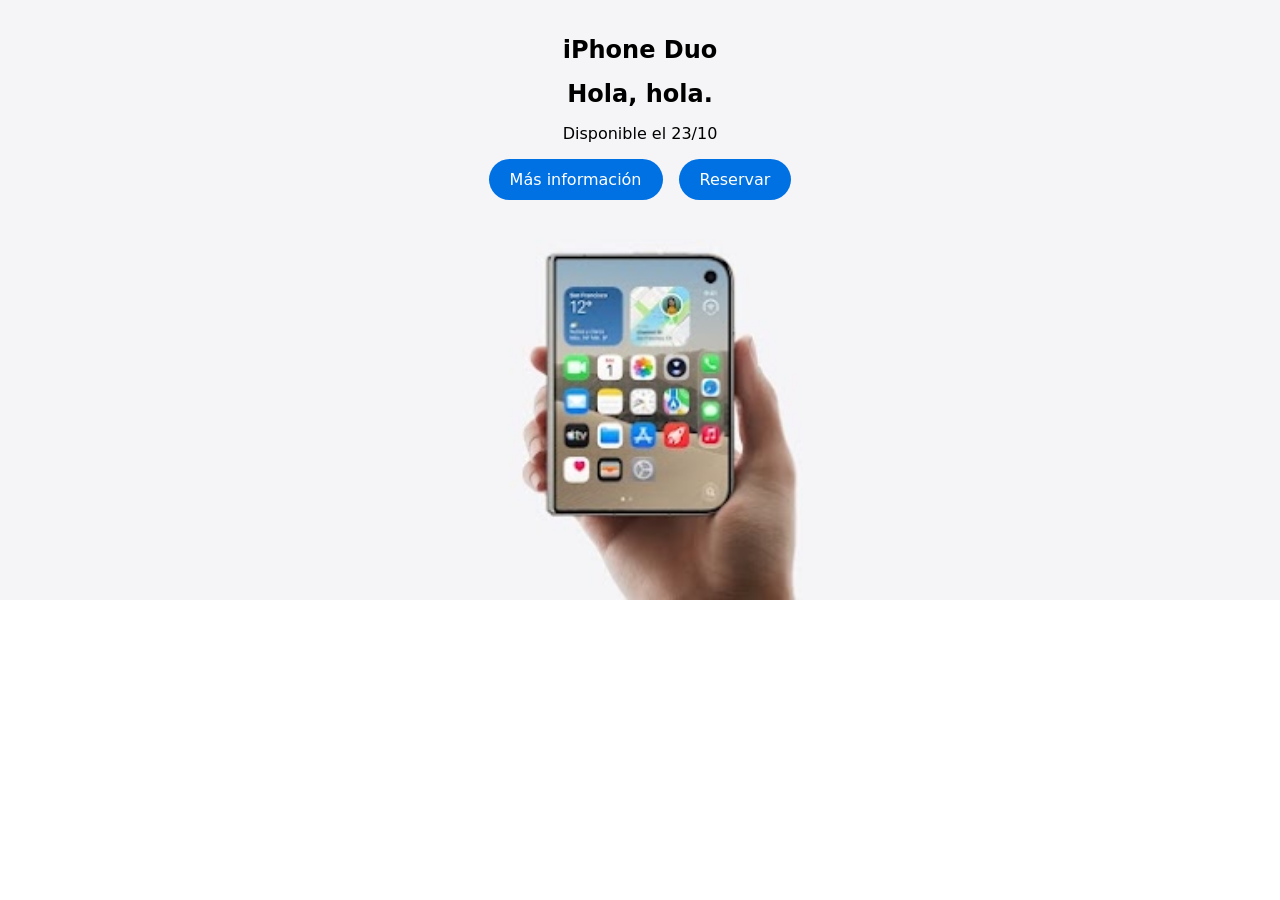
<file: Clase 06/index.html>
<!DOCTYPE html>
<html lang="es">
<head>
    <meta charset="UTF-8">
    <meta name="viewport" content="width=device-width, initial-scale=1.0">
    <title>Clase 06</title>
    <link rel="stylesheet" href="css/index.css">
</head>
<body>
    <section>
        <div class="block">
            <h1>iPhone Duo</h1>
            <h2>Hola, hola.</h2>
            <span>Disponible el 23/10</span>
            <div class="buttons">
                <a href="#">Más información</a>
                <a href="#">Reservar</a>
            </div>
        </div>
    </section>
</body>
</html>
</file>
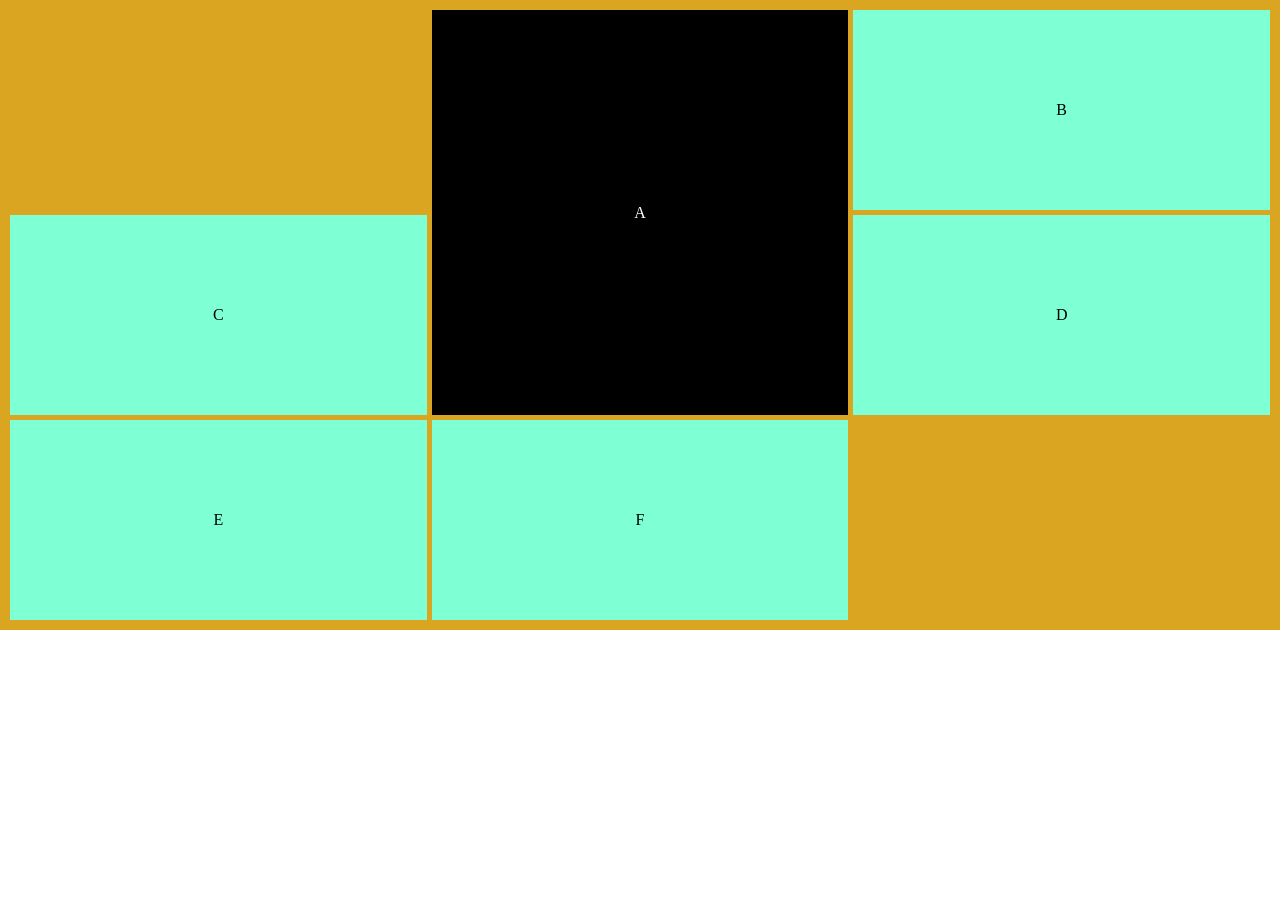
<file: Clase 13/index.html>
<!DOCTYPE html>
<html lang="es">
<head>
    <meta charset="UTF-8">
    <meta name="viewport" content="width=device-width, initial-scale=1.0">
    <title>Clase 13</title>
    <link rel="stylesheet" href="css/index.css">
</head>
<body>
    <section class="grid">
        <div class="grid__elem jaimito">A</div>
        <div class="grid__elem">B</div>
        <div class="grid__elem">C</div>
        <div class="grid__elem">D</div>
        <div class="grid__elem">E</div>
        <div class="grid__elem">F</div>
    </section>
</body>
</html>
</file>
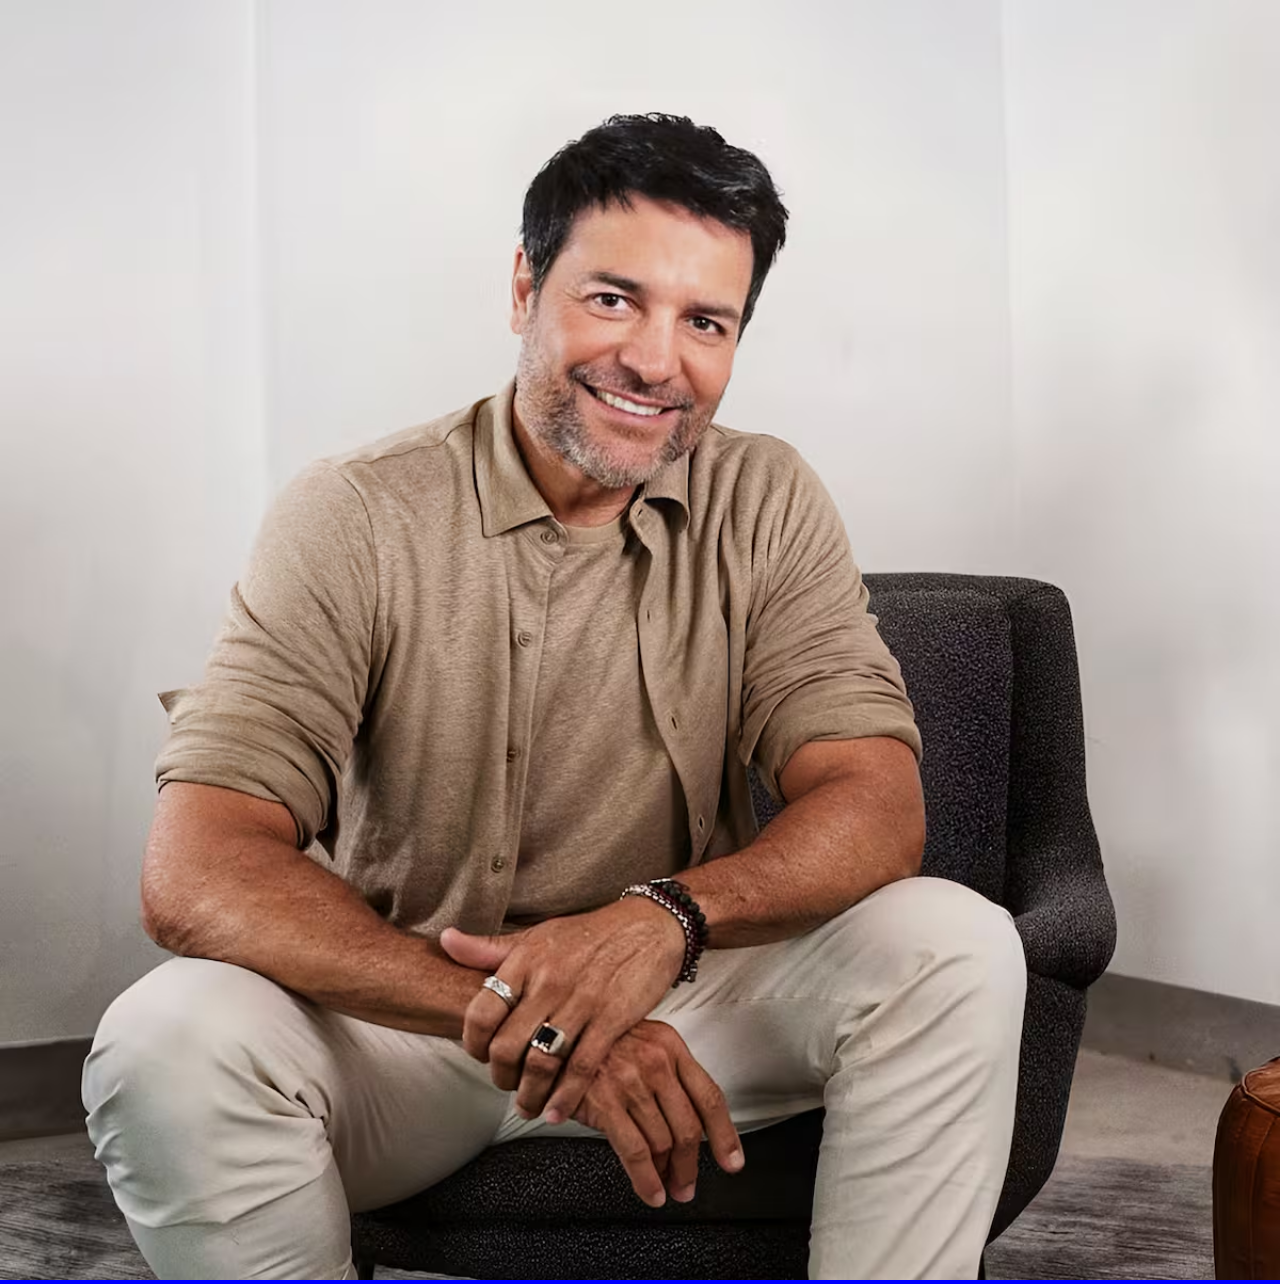
<file: Clase 17/index.html>
<!DOCTYPE html>
<html lang="es">

<head>
    <meta charset="UTF-8">
    <meta name="viewport" content="width=device-width, initial-scale=1.0">
    <title>Clase 17</title>
    <link rel="stylesheet" href="css/index.css">
</head>

<body>
    <section>
        <div>
            <picture>
                <source srcset="media/Chayanne-03.avif" media="(min-width: 1024px)">
                <source srcset="media/Chayanne-02.jpg"  media="(min-width: 600px)">
                <img src="media/Chayanne-01.jpg" alt="">
            </picture>
        </div>  
    </section>
</body>

</html>
</file>
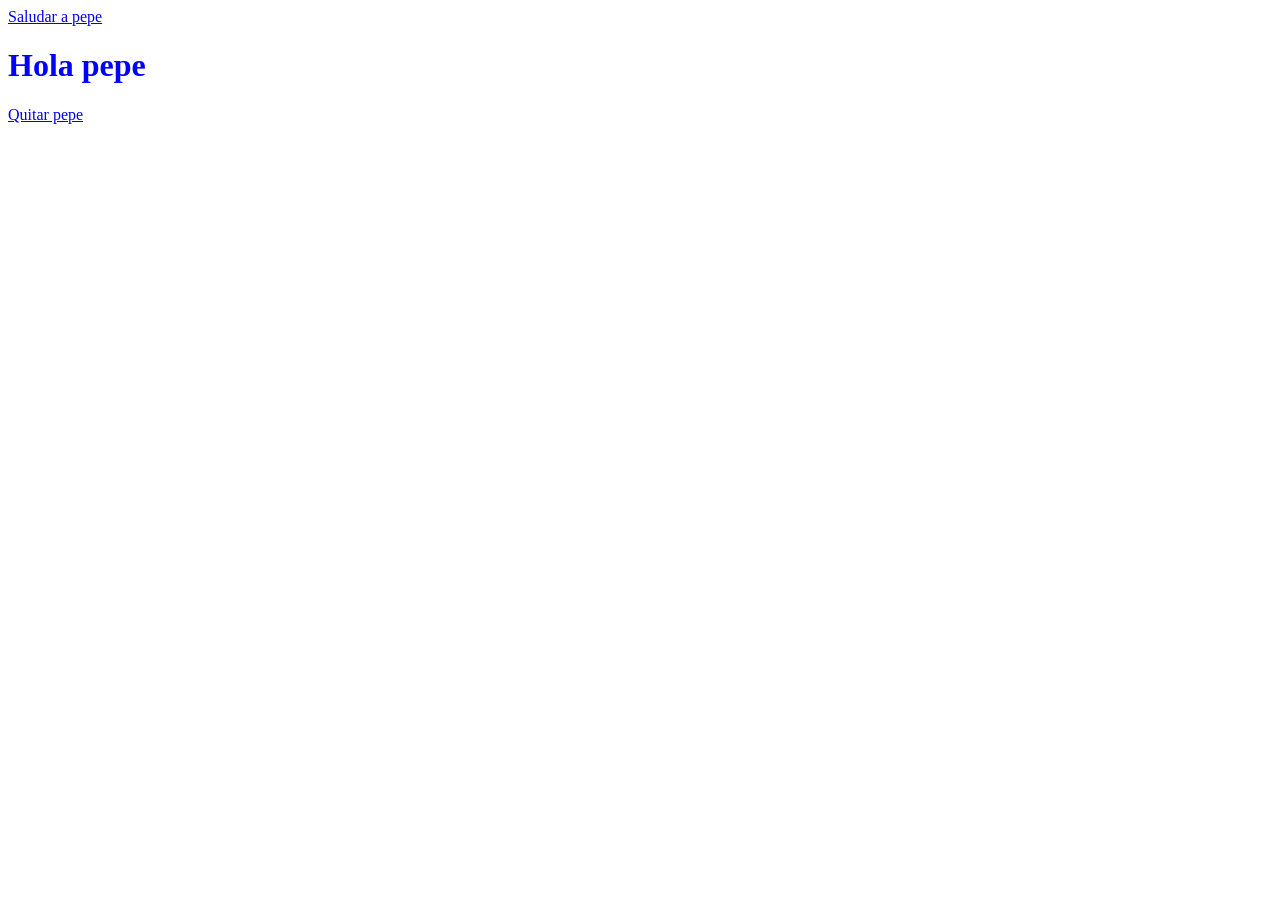
<file: Clase 21/index.html>
<!DOCTYPE html>
<html lang="es">
<head>
    <meta charset="UTF-8">
    <meta name="viewport" content="width=device-width, initial-scale=1.0">
    <title>Clase 21</title>
    <link rel="stylesheet" href="css/index.css">
</head>
<body>
    <a href="#pepe">Saludar a pepe</a>
    <h1 id="pepe">Hola pepe</h1>
    <a href="#">Quitar pepe</a>
</body>
</html>
</file>
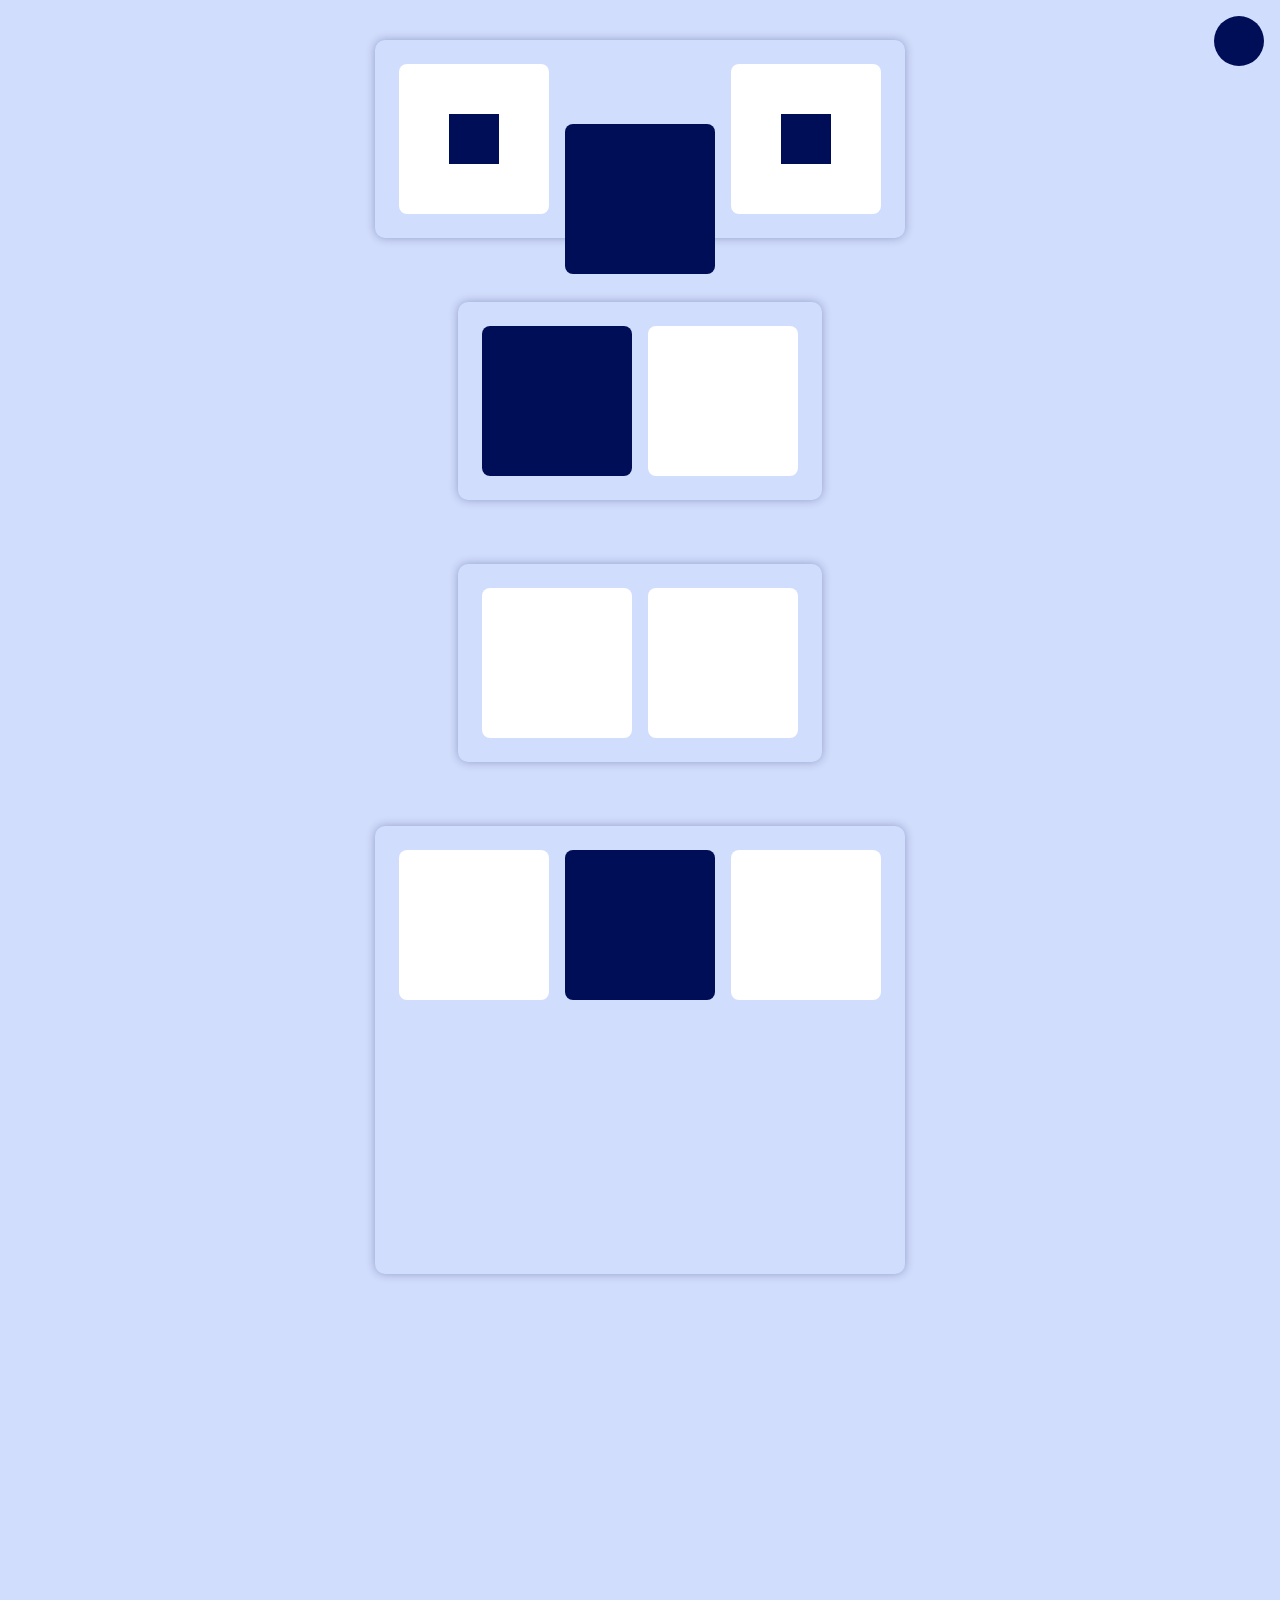
<file: Clase 22/index.html>
<!DOCTYPE html>
<html lang="es">
<head>
    <meta charset="UTF-8">
    <meta name="viewport" content="width=device-width, initial-scale=1.0">
    <title>Clase 22</title>
    <link rel="stylesheet" href="css/index.css">
</head>
<body>
    <section>
        <div class="static block">
            <div class="eye"></div>
        </div>

        <div class="relative block">
        </div>

        <div class="static block">
            <div class="eye"></div>
        </div>
    </section>

    
    <section class="section-relative">
        <div class="static block">
        </div>

        <div class="absolute block">
        </div>

        <div class="static block">
        </div>
    </section>


    <section class="section-relative">
        <div class="static block">
        </div>

        <div class="fixed block">
        </div>

        <div class="static block">
        </div>
    </section>


    <section class="section-big">
        <div class="static block">
        </div>

        <div class="sticky block">
        </div>

        <div class="static block">
        </div>
    </section>

</body>
</html>
</file>
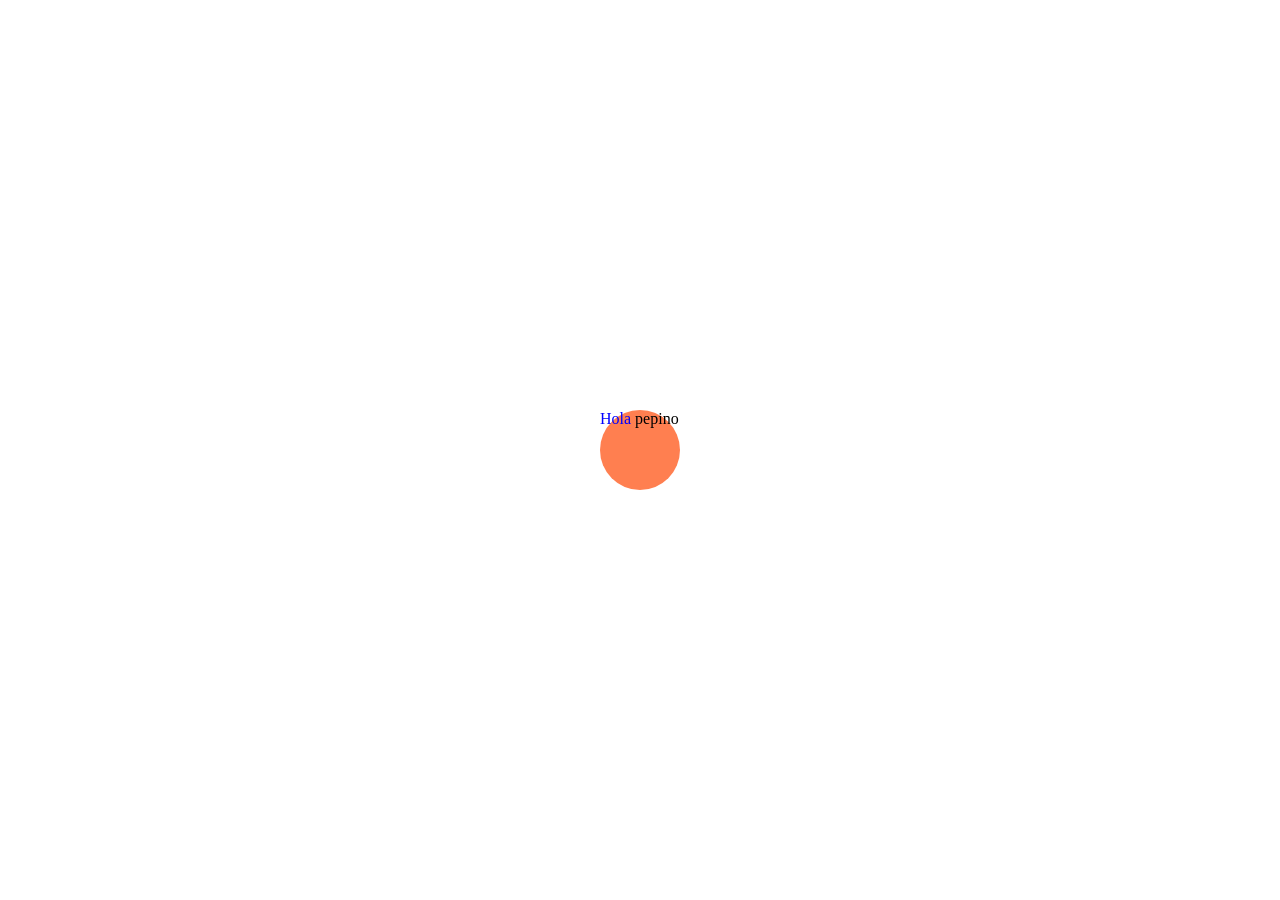
<file: Clase 23/index.html>
<!DOCTYPE html>
<html lang="es">
<head>
    <meta charset="UTF-8">
    <meta name="viewport" content="width=device-width, initial-scale=1.0">
    <title>Clase 23</title>
    <link rel="stylesheet" href="css/index.css">
</head>
<body>
    <div></div>
</body>
</html>
</file>
<file: Clase 06/css/index.css>
* {
    padding: 0;
    margin: 0;
    box-sizing: border-box;
    font-family: system-ui, -apple-system, BlinkMacSystemFont, 'Segoe UI', Roboto, Oxygen, Ubuntu, Cantarell, 'Open Sans', 'Helvetica Neue', sans-serif;
}

section {
    background-image: url("../media/iphone_duo.jpg");
    background-size: cover;
    background-position: center;
    background-repeat: no-repeat;
}

.block {
    margin: 0 auto;
    display: flex;
    flex-direction: column;
    gap: 16px;
    align-items: center;
    padding: 36px;

    max-width: 1024px;
    min-height: 600px;

}

h1 {

}

h2 {

}

.buttons {
    display: flex;
    gap: 16px;
}

a {
    color: white;
    background-color: #0071e3;
    padding: 11px 21px;
    border-radius: 999px;
    text-decoration: none;

}
</file>
<file: Clase 13/css/index.css>
* {
    padding: 0;
    margin: 0;
    box-sizing: border-box;
}

.grid {
    background-color: goldenrod;
    padding: 10px;

    display: grid;
    gap: 5px; /* Solo funciona en grid o en flex*/

    grid-template-columns: repeat(3,1fr);
    grid-auto-rows: 200px;
}

.grid__elem {
    background-color: aquamarine;
    display: flex; /*dentro de un grid se puede usar flex*/
    justify-content: center;
    align-items: center;

    /*grid-column: 1/2; cuenta las lineas de la tabla, no las celdas, en este caso ocupa solo la primera celda
    grid-column: span 2; en este caso ocupa 2 celdas*/
}

.jaimito {
    background-color: black;
    color: white;

    grid-column: 2/3; /* se coloca entre la lina 2 y 3, osea la segunda celda*/
    grid-row: span 2; /* se expande 2 filas*/
}
</file>
<file: Clase 17/css/index.css>
* {
    margin: 0;
    padding: 0;
}

img {
    max-width: 100%;
    width: 100%;
}

section {
    background-color: black;
    min-height: 100vh;
}

@media (min-width: 768px) {
    section {
        background-color: blue;
    }
}
</file>
<file: Clase 21/css/index.css>
#pepe {
    color: blue;
}

#pepe:target {
    color: red;
}
</file>
<file: Clase 22/css/index.css>
body {
    min-height: 2500px;
    background-color: #d1ddfc;
    padding: 32px;

    display: flex;
    flex-direction: column;
    gap: 4rem;
}

section {
    margin: 0 auto;
    padding: 1.5rem;

    display: flex;
    gap: 16px;

    border-radius: 10px;
    box-shadow: 0px 0px 10px rgba(0, 14, 87, 0.3);
}





.block {
    border-radius: 8px;
    height: 150px;
    width: 150px;    

    display: flex;
    justify-content: center;
    align-items: center;
}

.static {
    background-color: #fff;
}

.relative {
    background-color: rgb(0, 14, 87);

    position: relative;
    top: 60px;

}

.eye {
    background-color: rgb(0, 14, 87);
    width: 50px;
    height: 50px;
}





.section-relative {
    position: relative;
}


.absolute {
    background-color: rgb(0, 14, 87);

    position: absolute;
}


.fixed {
    background-color: rgb(0, 14, 87);

    position: fixed;
    top: 16px;
    right: 16px;

    border-radius: 100px;
    height: 50px;
    width: 50px;   

    z-index: 1;
}





.section-big {
    height: 400px;
    position: relative;
}

.sticky {
    background-color: rgb(0, 14, 87);
    position: sticky;

    top: 5px;
}
</file>
<file: Clase 23/css/index.css>
/*
div {
    animation-name: move;
    animation-duration: 5s;
    animation-timing-function: ; Curvas de animacion
    animation-delay: ;
    animation-iteration-count: infinite; Hacer la animacion infinita
    animation-fill-mode: ; Como quieres que acabe la animacion. Con forwards se queda en el ultimo frame
    animation-direction: alternate; Hace un ping-pong
}
*/


@keyframes move {
    0% {
        transform: translateY(0) rotate(0);
        background-color: coral;
        border-radius: 100px;
    }

    25% {
        transform: translateY(10rem) rotate(0);
        background-color: coral;
        border-radius: 100px;
    }

    50% {
        transform: translateY(-10rem) rotate(0);
        background-color: coral;
        border-radius: 0;
    }

    75% {
        transform: translateY(0) rotate(90deg);
        background-color: white;
        border-radius: 0;
    }

    100% {
        transform: translateY(0) rotate(0);
        background-color: coral;
        border-radius: 100px;
    }
}


@keyframes background {
    0% {
        background-color: white;
    }
    25% {
        background-color: white;
    }
    50% {
        background-color: white;
    }
    75% {
        background-color: coral;
    }
    100% {
        background-color: white;
    }
}


* {
    box-sizing: border-box;
    padding: 0;
    margin: 0;
}

body {
    min-height: 100vh;
    display: flex;
    justify-content: center;
    align-items: center;
    background-color: white;

    animation-name: background;
    animation-duration: 3s;
    animation-iteration-count: infinite;
    animation-timing-function: cubic-bezier(0.075, 0.82, 0.165, 1);
}

div {
    min-height: 80px;
    width: 80px;
    background-color: coral;
    border-radius: 100px;

    animation-name: move;
    animation-duration: 3s;
    animation-iteration-count: infinite;
    animation-timing-function: cubic-bezier(0.075, 0.82, 0.165, 1);
}

div::before {
    content: "Hola ";
    color: blue;
}

div::after {
    content: "pepino";
}

div {
    &::before {}
    &::after {}
}
</file>
